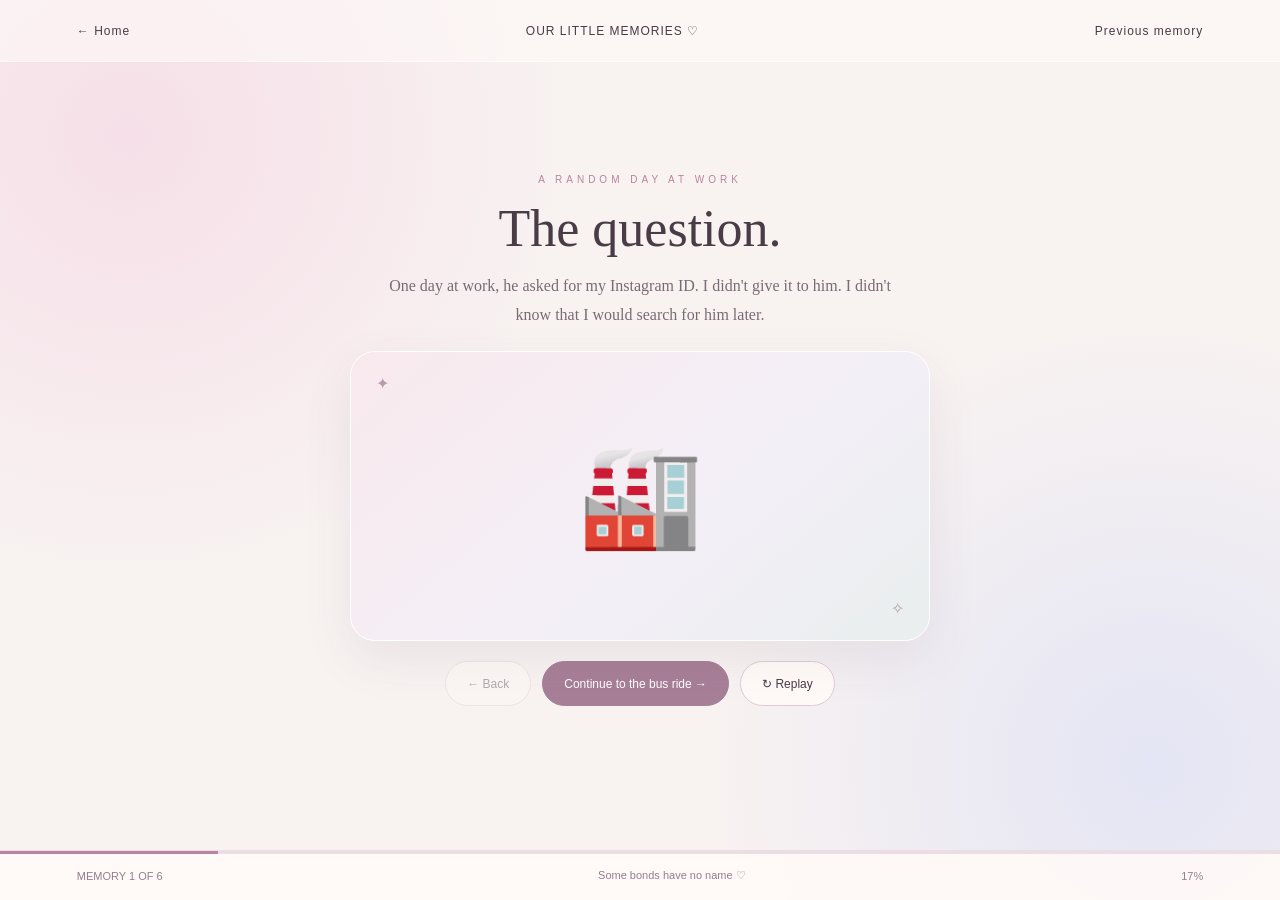
<file: instagram.html>
<!DOCTYPE html>
<html lang="en">
<head>
<meta charset="UTF-8">
<meta name="viewport" content="width=device-width, initial-scale=1.0">
<title>That Instagram Memory ♡</title>
<style>
:root {
  --ink: #493c46;
  --muted: #927f8d;
  --pink: #b7859e;
}
* { box-sizing: border-box; }

body {
  margin: 0;
  min-height: 100vh;
  overflow: hidden;
  font-family: Georgia, serif;
  color: var(--ink);
  background:
    radial-gradient(circle at 10% 15%, #f6dfe8 0, transparent 32%),
    radial-gradient(circle at 90% 85%, #e4e5f4 0, transparent 32%),
    #f8f2f1;
}
.topbar {
  height: 62px;
  display: flex;
  justify-content: space-between;
  align-items: center;
  padding: 0 6%;
  border-bottom: 1px solid #ffffffa0;
  background: #fffaf899;
  font: 12px Arial, sans-serif;
  letter-spacing: 1px;
}
.topbar a { color: var(--ink); text-decoration: none; }
.topbar a:hover { color: var(--pink); }

main {
  height: calc(100vh - 112px);
  min-height: 450px;
  display: flex;
  justify-content: center;
  align-items: center;
  padding: 20px;
}
.content {
  width: min(850px, 100%);
  text-align: center;
  animation: appear .65s ease;
}
@keyframes appear {
  from { opacity: 0; transform: translateY(18px); }
  to { opacity: 1; transform: translateY(0); }
}
.kicker {
  color: var(--pink);
  font: 10px Arial, sans-serif;
  letter-spacing: 4px;
  text-transform: uppercase;
}
h1 {
  font-size: clamp(32px, 5vw, 52px);
  font-weight: normal;
  margin: 14px 0;
}
.description {
  max-width: 530px;
  margin: 0 auto 22px;
  color: #796b76;
  font-size: 16px;
  line-height: 1.8;
}
.artboard {
  width: min(580px, 100%);
  height: 290px;
  margin: 20px auto;
  border: 1px solid white;
  border-radius: 25px;
  background: linear-gradient(140deg, #f8e9ed, #f4eff7 55%, #e9eeee);
  box-shadow: 0 18px 50px #60485c16;
  display: flex;
  justify-content: center;
  align-items: center;
  overflow: hidden;
  position: relative;
}
.artboard::before {
  content: "✦";
  position: absolute;
  top: 22px;
  left: 25px;
  color: #b99bad;
}
.artboard::after {
  content: "✧";
  position: absolute;
  bottom: 22px;
  right: 25px;
  color: #b99bad;
}
.phone {
  width: 170px;
  height: 235px;
  padding: 16px 12px;
  border: 6px solid #554c59;
  border-radius: 27px;
  background: #fffdfd;
  box-shadow: 0 15px 30px #53445530;
  font: 11px Arial, sans-serif;
  display: flex;
  flex-direction: column;
  align-items: center;
  gap: 12px;
  position: relative;
  animation: phoneFloat 3s ease-in-out infinite;
}
@keyframes phoneFloat {
  0%,100% { transform: translateY(0) rotate(-1deg); }
  50% { transform: translateY(-7px) rotate(1deg); }
}
.phone::before {
  content: "";
  position: absolute;
  top: 5px;
  width: 40px;
  height: 5px;
  background: #554c59;
  border-radius: 10px;
}
.phone-title {
  font-family: Georgia, serif;
  font-size: 17px;
  margin-top: 7px;
}
.search {
  width: 100%;
  padding: 11px;
  border-radius: 8px;
  background: #f0edf1;
  text-align: left;
  color: #6f6371;
}
.profile-pic {
  width: 57px;
  height: 57px;
  border-radius: 50%;
  background: linear-gradient(135deg,#f3dce5,#d8d4e9);
  display: grid;
  place-items: center;
  font-size: 25px;
}
.profile-name { font-weight: bold; font-size: 13px; }
.small-button {
  padding: 8px 18px;
  color: white;
  background: #7297d3;
  border-radius: 7px;
}
.notification {
  position: absolute;
  width: 245px;
  padding: 16px;
  border-radius: 15px;
  background: #ffffffed;
  box-shadow: 0 10px 30px #44344935;
  right: 5%;
  bottom: 12%;
  text-align: left;
  font: 12px/1.5 Arial, sans-serif;
  animation: pop .5s ease;
  z-index: 2;
}
@keyframes pop {
  from { opacity: 0; transform: scale(.7) translateY(15px); }
  to { opacity: 1; transform: scale(1) translateY(0); }
}
.hidden { display: none !important; }
.action-area {
  display: flex;
  justify-content: center;
  flex-wrap: wrap;
  gap: 11px;
  min-height: 45px;
}
.action {
  border: 1px solid #dfcbd5;
  border-radius: 30px;
  padding: 12px 21px;
  background: #fffaf8;
  color: var(--ink);
  cursor: pointer;
  font: 12px Arial, sans-serif;
  transition: .25s;
}
.action:hover {
  transform: translateY(-3px);
  background: #f4e7ed;
}
.action.primary {
  background: #a77f97;
  color: white;
  border-color: #a77f97;
}
.action:disabled {
  opacity: .4;
  cursor: not-allowed;
  transform: none;
}
#message {
  min-height: 20px;
  color: #9b7189;
  font: 12px Arial, sans-serif;
  margin-top: 12px;
}
.footer {
  height: 50px;
  position: fixed;
  bottom: 0;
  left: 0;
  right: 0;
  padding: 0 6%;
  background: #fffaf8e8;
  border-top: 1px solid #eadde3;
  display: flex;
  justify-content: space-between;
  align-items: center;
  font: 11px Arial, sans-serif;
  color: var(--muted);
}
.progress-track {
  position: absolute;
  top: 0;
  left: 0;
  height: 3px;
  width: 100%;
  background: #eadde3;
}
.progress-fill {
  height: 100%;
  width: 0;
  background: var(--pink);
  transition: width .4s;
}
.calendar {
  width: 170px;
  height: 190px;
  background: #fffaf8;
  border-radius: 15px;
  box-shadow: 0 15px 30px #53445520;
  overflow: hidden;
  animation: calendarFlip 1s ease;
}
.calendar-head {
  background: #bd91a7;
  color: white;
  padding: 13px;
  font: 12px Arial, sans-serif;
  letter-spacing: 2px;
}
.calendar-body {
  padding: 17px;
  font-size: 17px;
  line-height: 2;
}
@keyframes calendarFlip {
  from { transform: rotateX(75deg); opacity: 0; }
  to { transform: rotateX(0); opacity: 1; }
}
@media(max-height:650px) {
  main { padding: 8px; }
  .artboard { height: 210px; margin: 12px auto; }
  h1 { margin: 8px 0; }
  .description { margin-bottom: 10px; }
}
@media(max-width:500px) {
  .topbar { padding: 0 15px; font-size: 10px; }
  .artboard { height: 240px; }
  .notification { width: 185px; right: 2%; }
  .footer { padding: 0 15px; font-size: 9px; }
}
</style>
</head>

<body>
<header class="topbar">
  <a href="../index.html">← Home</a>
  <span>OUR LITTLE MEMORIES ♡</span>
  <a href="day2.html">Previous memory</a>
</header>

<main>
<section class="content" id="content">
  <div class="kicker" id="kicker"></div>
  <h1 id="heading"></h1>
  <p class="description" id="description"></p>
  <div class="artboard" id="artboard"></div>
  <div class="action-area" id="actions"></div>
  <div id="message"></div>
</section>
</main>

<footer class="footer">
  <span id="stepCount">MEMORY 1 OF 6</span>
  <span>Some bonds have no name ♡</span>
  <span id="percent">0%</span>
  <div class="progress-track">
    <div class="progress-fill" id="progress"></div>
  </div>
</footer>

<script>
const memories = [
{
 kicker: "A RANDOM DAY AT WORK",
 title: "The question.",
 description: "One day at work, he asked for my Instagram ID. I didn't give it to him. I didn't know that I would search for him later.",
 art: `<div style="font-size:100px;animation:phoneFloat 3s infinite">🏭</div>`,
 button: "Continue to the bus ride →"
},
{
 kicker: "ON THE WAY HOME",
 title: "A little curiosity.",
 description: "After work, on the bus, I opened Instagram and searched for his ID: rohhi.n.",
 art: `<div class="phone">
 <div class="phone-title">Instagram</div>
 <div class="search" id="typing">⌕ </div>
 <div style="color:#a28b9a">Search for someone</div>
 </div>`,
 button: "Search for rohhi.n →"
},
{
 kicker: "THE SEARCH RESULT",
 title: "There he was.",
 description: "His profile appeared on my screen. Just a username, but a moment I still remember.",
 art: `<div class="phone">
 <div class="phone-title">Instagram</div>
 <div class="profile-pic">♡</div>
 <div class="profile-name">rohhi.n</div>
 <div>Instagram profile</div>
 <div class="small-button">View profile</div>
 </div>`,
 button: "Continue →"
},
{
 kicker: "WITHIN TEN MINUTES",
 title: "A follow request!",
 description: "Within ten minutes, he sent me a follow request. I wasn't expecting it.",
 art: `<div class="phone">
 <div class="phone-title">Instagram</div>
 <div class="profile-pic">♡</div>
 <div class="profile-name">rohhi.n</div>
 <div>Follow request</div>
 <div class="small-button">Requested</div>
 </div>
 <div class="notification hidden" id="notification">
 <strong>Instagram</strong><br><br>
 rohhi.n requested to follow you. ♡
 </div>`,
 button: "Show notification →"
},
{
 kicker: "THE NEXT DAY",
 title: "I accepted.",
 description: "I waited until the next day and accepted the request using my personal account, Kannamma — my alter ego.",
 art: `<div class="calendar">
 <div class="calendar-head">A NEW DAY</div>
 <div class="calendar-body">
 <div style="color:#a77f97">THE NEXT DAY</div>
 <div style="font-size:34px">♡</div>
 <div>Request accepted</div>
 </div>
 </div>`,
 button: "Continue →"
},
{
 kicker: "A NEW LITTLE CHAPTER",
 title: "He met Kannamma.",
 description: "That was how he was introduced to Kannamma. And then came a simple conversation about tea, coffee, and an Instagram message.",
 art: `<div style="text-align:center">
 <div style="font-size:100px;animation:phoneFloat 3s infinite">☕</div>
 <div style="font-size:14px;color:#927f8d">A conversation was about to begin...</div>
 </div>`,
 button: "Continue to Coffee Memory →"
}
];

let current = 0;
let unlocked = [true, false, false, false, false, false];
let searchCompleted = false;
let requestRevealed = false;

const content = document.getElementById("content");
const artboard = document.getElementById("artboard");
const actions = document.getElementById("actions");

function render() {
 const m = memories[current];

 content.style.animation = "none";
 void content.offsetWidth;
 content.style.animation = "appear .65s ease";

 document.getElementById("kicker").textContent = m.kicker;
 document.getElementById("heading").textContent = m.title;
 document.getElementById("description").textContent = m.description;
 artboard.innerHTML = m.art;

 document.getElementById("stepCount").textContent =
 `MEMORY ${current + 1} OF ${memories.length}`;

 const percentage = Math.round((current + 1) / memories.length * 100);
 document.getElementById("progress").style.width = percentage + "%";
 document.getElementById("percent").textContent = percentage + "%";
 document.getElementById("message").textContent = "";

 actions.innerHTML = `
 <button class="action" id="backButton" ${current === 0 ? "disabled" : ""}>← Back</button>
 <button class="action primary" id="nextButton">${m.button}</button>
 <button class="action" id="replayButton">↻ Replay</button>
 `;

 document.getElementById("backButton").onclick = () => goTo(current - 1);
 document.getElementById("replayButton").onclick = replay;
 document.getElementById("nextButton").onclick = continueStep;
}

function goTo(index) {
 if (index < 0 || index >= memories.length) return;
 if (!unlocked[index]) return;
 current = index;
 render();
}

function continueStep() {
 if (current === 1) {
  searchUser();
  return;
 }

 if (current === 3) {
  showRequest();
  return;
 }

 if (current === 4) {
  unlocked[5] = true;
  goTo(5);
  return;
 }

 if (current === 5) {
  window.location.href = "coffee.html";
  return;
 }

 if (current < memories.length - 1) {
  unlocked[current + 1] = true;
  goTo(current + 1);
 }
}

function searchUser() {
 if (searchCompleted) {
  unlocked[2] = true;
  goTo(2);
  return;
 }

 const search = document.getElementById("typing");
 const button = document.getElementById("nextButton");
 const message = document.getElementById("message");
 const name = "rohhi.n";
 let i = 0;

 button.disabled = true;
 message.textContent = "Searching for the username...";

 const interval = setInterval(() => {
  i++;
  search.textContent = "⌕ " + name.slice(0, i);

  if (i >= name.length) {
   clearInterval(interval);
   searchCompleted = true;
   unlocked[2] = true;
   message.textContent = "Profile found ♡";
   button.disabled = false;
   button.textContent = "View profile →";
   button.onclick = () => goTo(2);
  }
 }, 180);
}

function showRequest() {
 if (requestRevealed) {
  unlocked[4] = true;
  goTo(4);
  return;
 }

 const notice = document.getElementById("notification");
 if (!notice) return;

 notice.classList.remove("hidden");
 requestRevealed = true;

 document.getElementById("message").textContent =
 "A notification from rohhi.n ♡";

 actions.innerHTML = `
 <button class="action" id="dismissButton">Dismiss</button>
 <button class="action primary" id="acceptLaterButton">Accept later →</button>
 <button class="action" id="replayRequestButton">↻ Replay</button>
 `;

 document.getElementById("dismissButton").onclick = dismissRequest;

 document.getElementById("acceptLaterButton").onclick = () => {
  unlocked[4] = true;
  goTo(4);
 };

 document.getElementById("replayRequestButton").onclick = () => {
  notice.classList.add("hidden");
  requestRevealed = false;
  document.getElementById("message").textContent =
   "Let's see that surprise again. ♡";
 };

 artboard.animate(
  [
   { transform: "translateX(0)" },
   { transform: "translateX(-5px)" },
   { transform: "translateX(5px)" },
   { transform: "translateX(0)" }
  ],
  { duration: 450 }
 );
}

function dismissRequest() {
 document.getElementById("message").textContent =
 "The request is still waiting. ♡";
}

function replay() {
 if (current === 1) searchCompleted = false;
 if (current === 3) requestRevealed = false;
 render();
}

render();
</script>
</body>
</html>
</file>
